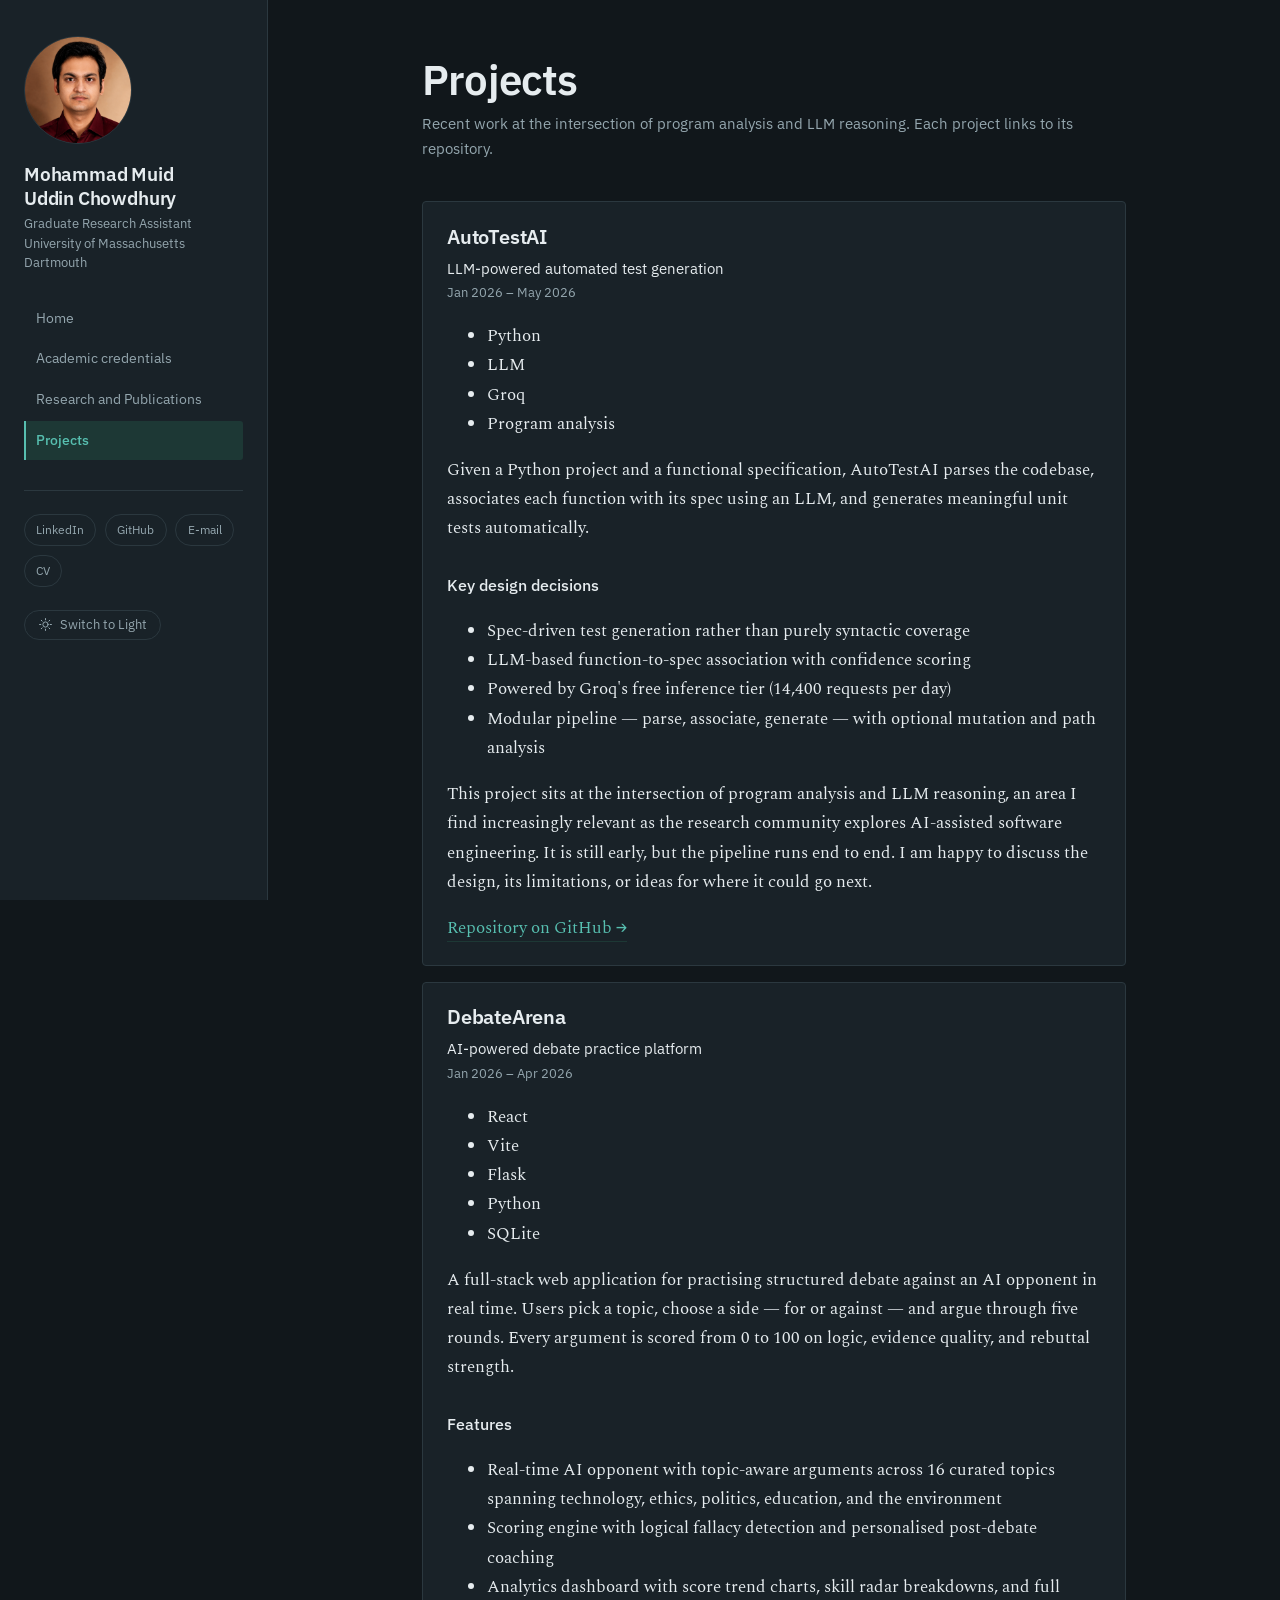
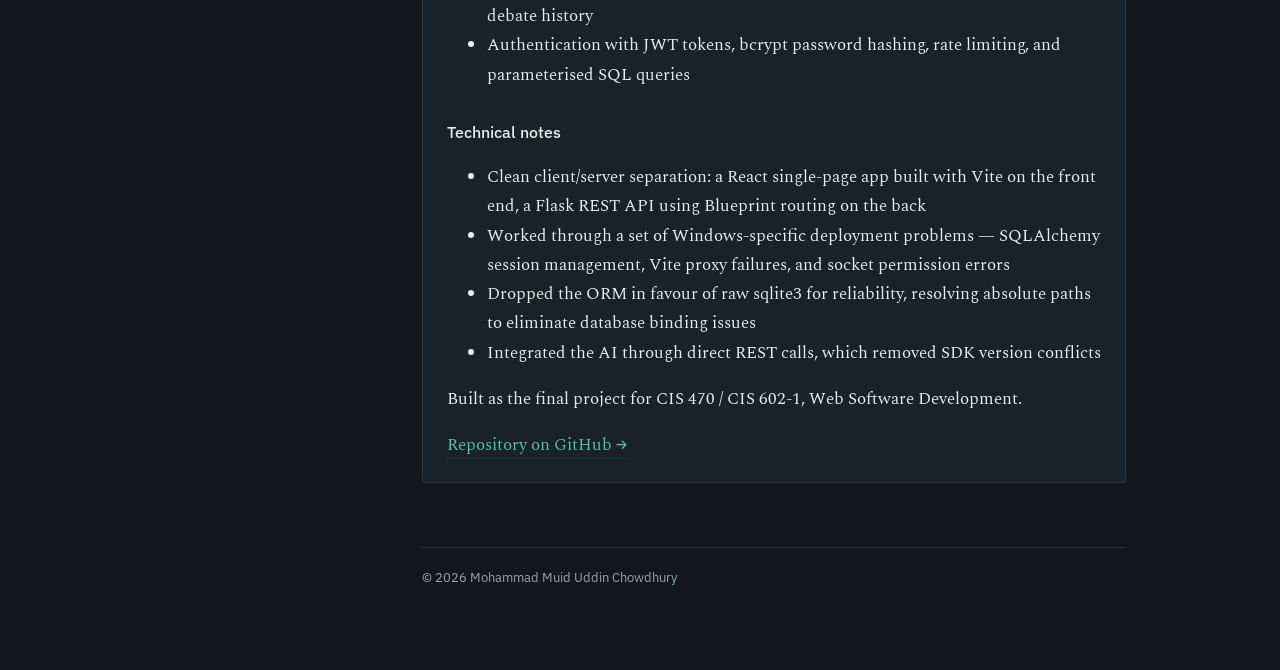
<file: projects.html>
<!DOCTYPE html>
<html lang="en">
<head>
<meta charset="utf-8">
<meta name="viewport" content="width=device-width, initial-scale=1">
<title>Projects — Muid Uddin Chowdhury</title>
<meta name="description" content="AutoTestAI, an LLM-powered test generation tool, and DebateArena, an AI debate practice platform.">
<meta name="theme-color" content="#11171B">

<!-- Apply the saved theme before first paint so the page never flashes.
     No stored choice means dark, which is the default in the stylesheet. -->
<script>
  try {
    if (localStorage.getItem('theme') === 'light') {
      document.documentElement.setAttribute('data-theme', 'light');
    }
  } catch (e) {}
</script>

<link rel="preconnect" href="https://fonts.googleapis.com">
<link rel="preconnect" href="https://fonts.gstatic.com" crossorigin>
<link href="https://fonts.googleapis.com/css2?family=IBM+Plex+Sans:wght@400;500;600&family=Spectral:ital,wght@0,400;0,500;1,400&display=swap" rel="stylesheet">
<link rel="stylesheet" href="assets/css/style.css">
</head>
<body>
<a class="skip" href="#main">Skip to content</a>

<div class="bar">
  <span class="bar__name"><a href="index.html">Muid Uddin Chowdhury</a></span>
  <button type="button" data-menu-button aria-expanded="false" aria-controls="rail">Menu</button>
</div>

<div class="shell">

  <aside class="rail" id="rail" data-rail>
    <img class="rail__portrait" src="assets/img/portrait.png" alt="Muid Uddin Chowdhury">
    <p class="rail__name"><a href="index.html">Mohammad Muid<br>Uddin Chowdhury</a></p>
    <p class="rail__role">Graduate Research Assistant<br>University of Massachusetts Dartmouth</p>

    <nav class="nav" aria-label="Main">
      <ul>
        <li><a href="index.html">Home</a></li>
        <li><a href="academic-credentials.html">Academic credentials</a></li>
        <li><a href="research.html">Research and Publications</a></li>
        <li><a href="projects.html" aria-current="page">Projects</a></li>
      </ul>
    </nav>

    <div class="rail__links">
      <a href="https://www.linkedin.com/in/muid-uddin">LinkedIn</a>
      <a href="https://github.com/muid-uddin-chowdhury">GitHub</a>
      <a href="mailto:umuidrahi@gmail.com">E-mail</a>
      <a href="assets/cv.pdf">CV</a>
    </div>

    <button type="button" class="theme-toggle" data-theme-toggle aria-pressed="true">
      <svg class="icon-sun" viewBox="0 0 24 24" aria-hidden="true">
        <circle cx="12" cy="12" r="4.2"/>
        <path d="M12 2.5v2M12 19.5v2M2.5 12h2M19.5 12h2M5.2 5.2l1.4 1.4M17.4 17.4l1.4 1.4M18.8 5.2l-1.4 1.4M6.6 17.4l-1.4 1.4"/>
      </svg>
      <svg class="icon-moon" viewBox="0 0 24 24" aria-hidden="true">
        <path d="M20 14.5A8.2 8.2 0 0 1 9.5 4a8.3 8.3 0 1 0 10.5 10.5z"/>
      </svg>
      <span class="label-light">Switch to Light</span>
      <span class="label-dark">Switch to Dark</span>
    </button>
  </aside>

  <main class="main" id="main">
    <div class="wrap">
      <h1 class="page-title">Projects</h1>
      <p class="page-note">Recent work at the intersection of program analysis and
      LLM reasoning. Each project links to its repository.</p>

      <article class="entry">
        <h2>AutoTestAI</h2>
        <p class="entry__org">LLM-powered automated test generation</p>
        <p class="entry__dates">Jan 2026 – May 2026</p>

        <ul class="entry__stack">
          <li>Python</li><li>LLM</li><li>Groq</li><li>Program analysis</li>
        </ul>

        <p>Given a Python project and a functional specification, AutoTestAI parses the
        codebase, associates each function with its spec using an LLM, and generates
        meaningful unit tests automatically.</p>

        <h3>Key design decisions</h3>
        <ul class="bullets">
          <li>Spec-driven test generation rather than purely syntactic coverage</li>
          <li>LLM-based function-to-spec association with confidence scoring</li>
          <li>Powered by Groq's free inference tier (14,400 requests per day)</li>
          <li>Modular pipeline — parse, associate, generate — with optional mutation
              and path analysis</li>
        </ul>

        <p>This project sits at the intersection of program analysis and LLM reasoning,
        an area I find increasingly relevant as the research community explores
        AI-assisted software engineering. It is still early, but the pipeline runs
        end to end. I am happy to discuss the design, its limitations, or ideas for
        where it could go next.</p>

        <p class="entry__foot">
          <a href="https://github.com/muid-uddin-chowdhury/autotestai_groq">Repository on GitHub →</a>
        </p>
      </article>

      <article class="entry">
        <h2>DebateArena</h2>
        <p class="entry__org">AI-powered debate practice platform</p>
        <p class="entry__dates">Jan 2026 – Apr 2026</p>

        <ul class="entry__stack">
          <li>React</li><li>Vite</li><li>Flask</li><li>Python</li><li>SQLite</li>
        </ul>

        <p>A full-stack web application for practising structured debate against an AI
        opponent in real time. Users pick a topic, choose a side — for or against —
        and argue through five rounds. Every argument is scored from 0 to 100 on
        logic, evidence quality, and rebuttal strength.</p>

        <h3>Features</h3>
        <ul class="bullets">
          <li>Real-time AI opponent with topic-aware arguments across 16 curated
              topics spanning technology, ethics, politics, education, and the
              environment</li>
          <li>Scoring engine with logical fallacy detection and personalised
              post-debate coaching</li>
          <li>Analytics dashboard with score trend charts, skill radar breakdowns,
              and full debate history</li>
          <li>Authentication with JWT tokens, bcrypt password hashing, rate limiting,
              and parameterised SQL queries</li>
        </ul>

        <h3>Technical notes</h3>
        <ul class="bullets">
          <li>Clean client/server separation: a React single-page app built with Vite
              on the front end, a Flask REST API using Blueprint routing on the back</li>
          <li>Worked through a set of Windows-specific deployment problems —
              SQLAlchemy session management, Vite proxy failures, and socket
              permission errors</li>
          <li>Dropped the ORM in favour of raw sqlite3 for reliability, resolving
              absolute paths to eliminate database binding issues</li>
          <li>Integrated the AI through direct REST calls, which removed SDK version
              conflicts</li>
        </ul>

        <p>Built as the final project for CIS 470 / CIS 602-1, Web Software
        Development.</p>

        <p class="entry__foot">
          <a href="https://github.com/muid-uddin-chowdhury/debatearena">Repository on GitHub →</a>
        </p>
      </article>
    </div>

    <footer class="foot">
      <p>© <span id="year">2026</span> Mohammad Muid Uddin Chowdhury</p>
    </footer>
  </main>

</div>

<script src="assets/js/nav.js"></script>
<script>document.getElementById('year').textContent = new Date().getFullYear();</script>
<script data-goatcounter="https://muid.goatcounter.com/count"
        async src="//gc.zgo.at/count.js"></script>     
</body>
</html>
</file>
<file: assets/css/style.css>
/* ============================================================
   Muid Uddin Chowdhury — personal site
   Dark is the default. [data-theme="light"] on <html> overrides.
   ============================================================ */

:root {
  /* Dark (default) */
  --paper:      #11171B;
  --surface:    #192228;
  --ink:        #E6ECEF;
  --ink-soft:   #94A6AE;
  --rule:       #2B383F;
  --accent:     #57BFB0;
  --accent-wash:#1D3835;

  --sans: "IBM Plex Sans", system-ui, -apple-system, "Segoe UI", sans-serif;
  --serif: "Spectral", Georgia, "Times New Roman", serif;

  --rail: 268px;
  --pad: 2rem;

  color-scheme: dark;
}

[data-theme="light"] {
  --paper:      #ECEEF0;
  --surface:    #FFFFFF;
  --ink:        #17232B;
  --ink-soft:   #4C5C65;
  --rule:       #D2D8DC;
  --accent:     #0E6E63;
  --accent-wash:#DCEAE7;

  color-scheme: light;
}

* { box-sizing: border-box; }

html { scroll-behavior: smooth; }

body {
  margin: 0;
  background: var(--paper);
  color: var(--ink);
  font-family: var(--serif);
  font-size: 1.0625rem;
  line-height: 1.72;
  -webkit-font-smoothing: antialiased;
}

img { max-width: 100%; height: auto; display: block; }

a { color: var(--accent); text-decoration: none; border-bottom: 1px solid var(--accent-wash); }
a:hover { border-bottom-color: var(--accent); }

:focus-visible {
  outline: 2px solid var(--accent);
  outline-offset: 3px;
  border-radius: 2px;
}

.skip {
  position: absolute; left: -9999px; top: 0;
  background: var(--accent); color: var(--paper); padding: .6rem 1rem; z-index: 100;
}
.skip:focus { left: .5rem; top: .5rem; }

/* ---------- Layout ------------------------------------------------ */

.shell {
  display: grid;
  grid-template-columns: var(--rail) minmax(0, 1fr);
  min-height: 100vh;
}

/* ---------- Left rail --------------------------------------------- */

.rail {
  background: var(--surface);
  border-right: 1px solid var(--rule);
  padding: 2.25rem 1.5rem 2rem;
  position: sticky;
  top: 0;
  align-self: start;
  height: 100vh;
  overflow-y: auto;
}

.rail__portrait {
  width: 108px; height: 108px;
  border-radius: 50%;
  object-fit: cover;
  background: var(--accent-wash);
  border: 1px solid var(--rule);
}

.rail__name {
  font-family: var(--sans);
  font-size: 1.18rem;
  font-weight: 600;
  letter-spacing: -0.01em;
  line-height: 1.3;
  margin: 1.1rem 0 .2rem;
}
.rail__name a { color: inherit; border: 0; }

.rail__role {
  font-family: var(--sans);
  font-size: .82rem;
  color: var(--ink-soft);
  line-height: 1.5;
  margin: 0 0 1.6rem;
}

.nav ul { list-style: none; margin: 0; padding: 0; }
.nav li + li { margin-top: .1rem; }

.nav a {
  display: block;
  font-family: var(--sans);
  font-size: .9rem;
  color: var(--ink-soft);
  padding: .45rem .6rem;
  border: 0;
  border-left: 2px solid transparent;
  border-radius: 0 3px 3px 0;
}
.nav a:hover { color: var(--ink); background: var(--accent-wash); }

.nav a[aria-current="page"] {
  color: var(--accent);
  border-left-color: var(--accent);
  background: var(--accent-wash);
  font-weight: 500;
}

.rail__links {
  display: flex;
  flex-wrap: wrap;
  gap: .55rem;
  margin-top: 1.9rem;
  padding-top: 1.4rem;
  border-top: 1px solid var(--rule);
}

.rail__links a {
  font-family: var(--sans);
  font-size: .78rem;
  color: var(--ink-soft);
  border: 1px solid var(--rule);
  border-radius: 999px;
  padding: .28rem .7rem;
}
.rail__links a:hover { color: var(--accent); border-color: var(--accent); }

/* ---------- Theme toggle ------------------------------------------- */

.theme-toggle {
  display: inline-flex;
  align-items: center;
  gap: .45rem;
  margin-top: 1.4rem;
  font-family: var(--sans);
  font-size: .8rem;
  color: var(--ink-soft);
  background: transparent;
  border: 1px solid var(--rule);
  border-radius: 999px;
  padding: .34rem .8rem;
  cursor: pointer;
}
.theme-toggle:hover { color: var(--accent); border-color: var(--accent); }

.theme-toggle svg {
  width: 15px; height: 15px;
  fill: none; stroke: currentColor;
  stroke-width: 1.6; stroke-linecap: round;
}

/* Dark is active -> offer the sun. Light is active -> offer the moon. */
.icon-moon, .label-dark { display: none; }
[data-theme="light"] .icon-moon,
[data-theme="light"] .label-dark { display: inline; }
[data-theme="light"] .icon-sun,
[data-theme="light"] .label-light { display: none; }

/* ---------- Main -------------------------------------------------- */

.main { padding: 3.5rem var(--pad) 4rem; }
.wrap { max-width: 44rem; margin: 0 auto; }

.page-title {
  font-family: var(--sans);
  font-weight: 600;
  font-size: clamp(1.9rem, 4vw, 2.6rem);
  letter-spacing: -0.02em;
  line-height: 1.12;
  margin: 0 0 .5rem;
}

.page-note {
  font-family: var(--sans);
  font-size: .92rem;
  color: var(--ink-soft);
  margin: 0 0 2.5rem;
}

h2 {
  font-family: var(--sans);
  font-weight: 600;
  font-size: 1.22rem;
  letter-spacing: -0.01em;
  line-height: 1.3;
  margin: 2.6rem 0 .35rem;
}

h3 {
  font-family: var(--sans);
  font-weight: 500;
  font-size: 1rem;
  margin: 1.8rem 0 .3rem;
}

p { margin: 0 0 1.05rem; }

.meta {
  font-family: var(--sans);
  font-size: .85rem;
  color: var(--ink-soft);
  margin: 0 0 .8rem;
}

.banner {
  width: 100%;
  aspect-ratio: 16 / 5;
  object-fit: cover;
  border: 1px solid var(--rule);
  border-radius: 4px;
  margin-bottom: 2.5rem;
  background: var(--accent-wash);
}

/* ---------- Home hero --------------------------------------------- */

.hero__kicker {
  font-family: var(--sans);
  font-size: .95rem;
  color: var(--accent);
  margin: 0 0 .6rem;
}

.hero__lede {
  font-size: 1.22rem;
  line-height: 1.65;
  color: var(--ink);
  margin: 0 0 1.8rem;
}

.pullquote {
  margin: 3rem 0 0;
  padding: 1.4rem 1.6rem;
  background: var(--surface);
  border-left: 3px solid var(--accent);
  border-radius: 0 4px 4px 0;
  font-style: italic;
}
.pullquote footer {
  font-family: var(--sans);
  font-style: normal;
  font-size: .85rem;
  color: var(--ink-soft);
  margin-top: .6rem;
}

/* ---------- Entry blocks ------------------------------------------- */

.entry {
  background: var(--surface);
  border: 1px solid var(--rule);
  border-radius: 4px;
  padding: 1.35rem 1.5rem;
  margin-bottom: 1rem;
}
.entry h2 { margin-top: 0; }
.entry p:last-child { margin-bottom: 0; }

.entry__org {
  font-family: var(--sans);
  font-size: .95rem;
  color: var(--ink);
  margin: .15rem 0 .1rem;
}

.entry__dates {
  font-family: var(--sans);
  font-size: .82rem;
  color: var(--ink-soft);
  margin: 0 0 .8rem;
}

.facts { list-style: none; margin: 0; padding: 0; }
.facts li {
  font-family: var(--sans);
  font-size: .88rem;
  color: var(--ink-soft);
  padding: .25rem 0;
  border-top: 1px solid var(--rule);
}
.facts li:first-child { border-top: 0; }
.facts strong { color: var(--ink); font-weight: 500; }

/* ---------- Gallery ------------------------------------------------ */

.gallery {
  display: grid;
  grid-template-columns: repeat(auto-fit, minmax(200px, 1fr));
  gap: 1rem;
  margin: 1.4rem 0 2rem;
}
.gallery img {
  width: 100%;
  aspect-ratio: 4 / 3;
  object-fit: cover;
  border: 1px solid var(--rule);
  border-radius: 4px;
  background: var(--accent-wash);
}

/* ---------- Footer -------------------------------------------------- */

.foot {
  max-width: 44rem;
  margin: 4rem auto 0;
  padding-top: 1.2rem;
  border-top: 1px solid var(--rule);
  font-family: var(--sans);
  font-size: .82rem;
  color: var(--ink-soft);
}

/* ---------- Mobile bar ---------------------------------------------- */

.bar { display: none; }

@media (max-width: 860px) {
  .shell { grid-template-columns: 1fr; }

  .bar {
    display: flex;
    align-items: center;
    justify-content: space-between;
    gap: 1rem;
    position: sticky;
    top: 0;
    z-index: 20;
    background: var(--surface);
    border-bottom: 1px solid var(--rule);
    padding: .8rem 1.1rem;
  }
  .bar__name {
    font-family: var(--sans);
    font-weight: 600;
    font-size: 1rem;
  }
  .bar__name a { color: inherit; border: 0; }

  .bar button {
    font-family: var(--sans);
    font-size: .85rem;
    color: var(--ink);
    background: transparent;
    border: 1px solid var(--rule);
    border-radius: 4px;
    padding: .4rem .8rem;
    cursor: pointer;
  }

  .rail {
    position: static;
    height: auto;
    border-right: 0;
    border-bottom: 1px solid var(--rule);
    padding: 1.4rem 1.1rem 1.6rem;
  }
  .rail[hidden] { display: none; }

  .rail__portrait { width: 84px; height: 84px; }

  .main { padding: 2rem 1.1rem 3rem; }
}

@media (prefers-reduced-motion: reduce) {
  html { scroll-behavior: auto; }
  * { transition: none !important; animation: none !important; }
}
</file>
